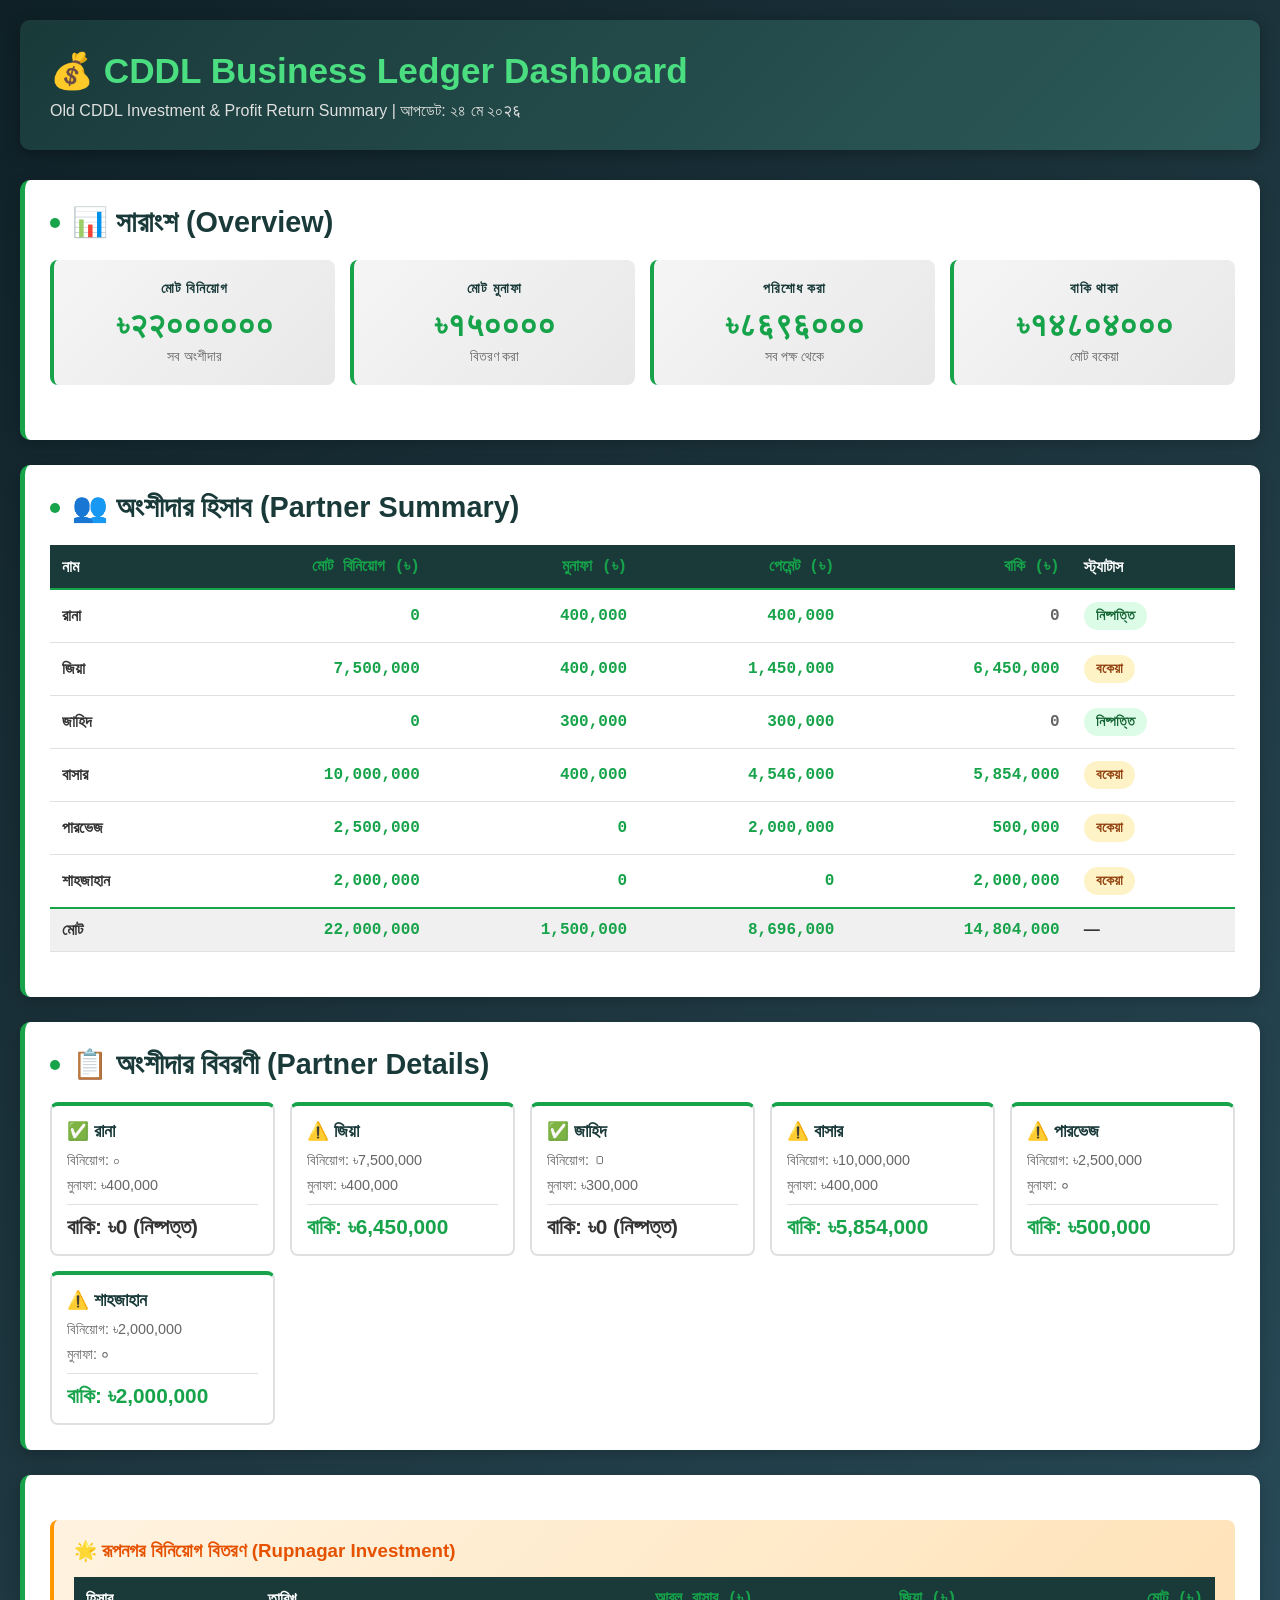
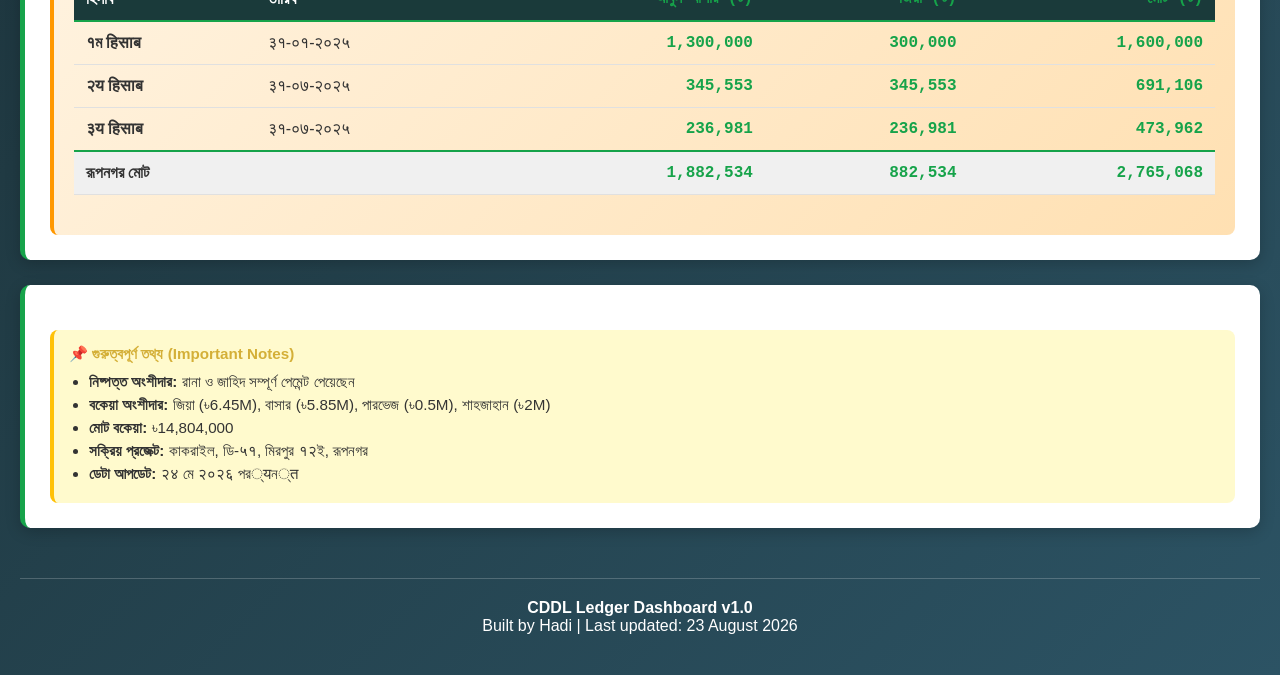
<file: cddl-ledger-dashboard.html>
<!DOCTYPE html>
<html lang="bn">
<head>
    <meta charset="UTF-8">
    <meta name="viewport" content="width=device-width, initial-scale=1.0">
    <title>CDDL Business Ledger Dashboard</title>
    <style>
        * { margin: 0; padding: 0; box-sizing: border-box; }
        body { font-family: 'Segoe UI', Tahoma, Geneva, Verdana, sans-serif; background: linear-gradient(135deg, #0f2027 0%, #203a43 50%, #2c5364 100%); color: #333; min-height: 100vh; padding: 20px; }
        .container { max-width: 1400px; margin: 0 auto; }
        header { background: linear-gradient(135deg, #1a3a3a 0%, #2d5a5a 100%); color: white; padding: 30px; border-radius: 10px; margin-bottom: 30px; box-shadow: 0 4px 15px rgba(0, 0, 0, 0.3); }
        header h1 { font-size: 2.2em; margin-bottom: 10px; color: #4ade80; }
        header p { font-size: 1em; color: #e0e0e0; }
        .section { background: white; border-radius: 10px; margin-bottom: 25px; padding: 25px; box-shadow: 0 4px 15px rgba(0, 0, 0, 0.2); border-left: 5px solid #16a34a; }
        .section h2 { color: #1a3a3a; margin-bottom: 20px; font-size: 1.8em; display: flex; align-items: center; }
        .section h2::before { content: ''; display: inline-block; width: 10px; height: 10px; background: #16a34a; border-radius: 50%; margin-right: 12px; }
        .summary-grid { display: grid; grid-template-columns: repeat(auto-fit, minmax(250px, 1fr)); gap: 15px; margin-bottom: 30px; }
        .summary-card { background: linear-gradient(135deg, #f5f5f5 0%, #e8e8e8 100%); padding: 20px; border-radius: 8px; border-left: 4px solid #16a34a; text-align: center; }
        .summary-card h3 { color: #1a3a3a; font-size: 0.9em; margin-bottom: 10px; text-transform: uppercase; letter-spacing: 1px; }
        .summary-card .value { font-size: 2em; color: #16a34a; font-weight: bold; }
        .summary-card .label { color: #666; font-size: 0.85em; margin-top: 5px; }
        table { width: 100%; border-collapse: collapse; margin-bottom: 20px; }
        table thead { background: #1a3a3a; color: white; }
        table th { padding: 12px; text-align: left; font-weight: 600; border-bottom: 2px solid #16a34a; }
        table td { padding: 12px; border-bottom: 1px solid #e0e0e0; }
        table tbody tr:hover { background: #f9f9f9; }
        .amount { text-align: right; font-family: 'Courier New', monospace; font-weight: 600; color: #16a34a; }
        .total-row { background: #f0f0f0; font-weight: bold; border-top: 2px solid #16a34a; }
        .balance-positive { color: #16a34a; font-weight: bold; }
        .balance-zero { color: #666; font-weight: bold; }
        .status-badge { display: inline-block; padding: 6px 12px; border-radius: 20px; font-size: 0.85em; font-weight: bold; }
        .status-settled { background: #dcfce7; color: #166534; }
        .status-pending { background: #fef3c7; color: #92400e; }
        .partner-card { background: white; padding: 15px; border-radius: 8px; border: 2px solid #e0e0e0; border-top: 4px solid #16a34a; }
        .partner-name { font-weight: bold; color: #1a3a3a; margin-bottom: 10px; font-size: 1.1em; }
        .partner-info { font-size: 0.9em; color: #666; margin-bottom: 8px; }
        .partner-balance { font-size: 1.3em; font-weight: bold; margin-top: 10px; padding-top: 10px; border-top: 1px solid #e0e0e0; }
        .partner-cards { display: grid; grid-template-columns: repeat(auto-fit, minmax(200px, 1fr)); gap: 15px; margin-top: 20px; }
        .rupnagar-section { background: linear-gradient(135deg, #fff3e0 0%, #ffe0b2 100%); padding: 20px; border-radius: 8px; margin-top: 20px; border-left: 4px solid #ff9800; }
        .rupnagar-section h3 { color: #e65100; margin-bottom: 15px; }
        .notes { background: #fffacd; padding: 15px; border-radius: 8px; border-left: 4px solid #ffc107; margin-top: 20px; font-size: 0.95em; color: #333; }
        .notes h4 { color: #d4af37; margin-bottom: 10px; }
        .notes li { margin-left: 20px; margin-bottom: 5px; }
footer { text-align: center; color: white; padding: 20px; margin-top: 50px; border-top: 1px solid rgba(255,255,255,0.2); }
        @media (max-width: 768px) { header h1 { font-size: 1.8em; } table { font-size: 0.9em; } .summary-grid { grid-template-columns: 1fr; } }
    </style>
</head>
<body>
    <div class="container">
        <header>
            <h1>💰 CDDL Business Ledger Dashboard</h1>
            <p>Old CDDL Investment & Profit Return Summary | আপডেট: ২৪ মে ২০२६</p>
        </header>

        <section class="section">
            <h2>📊 সারাংশ (Overview)</h2>
            <div class="summary-grid">
                <div class="summary-card">
                    <h3>মোট বিনিয়োগ</h3>
                    <div class="value">৳२२००००००</div>
                    <div class="label">সব অংশীদার</div>
                </div>
                <div class="summary-card">
                    <h3>মোট মুনাফা</h3>
                    <div class="value">৳१५००००</div>
                    <div class="label">বিতরণ করা</div>
                </div>
                <div class="summary-card">
                    <h3>পরিশোধ করা</h3>
                    <div class="value">৳८६९६०००</div>
                    <div class="label">সব পক্ষ থেকে</div>
                </div>
                <div class="summary-card">
                    <h3>বাকি থাকা</h3>
                    <div class="value">৳१४८०४०००</div>
                    <div class="label">মোট বকেয়া</div>
                </div>
            </div>
        </section>

        <section class="section">
            <h2>👥 অংশীদার হিসাব (Partner Summary)</h2>
            <table>
                <thead>
                    <tr>
                        <th>নাম</th>
                        <th class="amount">মোট বিনিয়োগ (৳)</th>
                        <th class="amount">মুনাফা (৳)</th>
                        <th class="amount">পেমেন্ট (৳)</th>
                        <th class="amount">বাকি (৳)</th>
                        <th>স্ট্যাটাস</th>
                    </tr>
                </thead>
                <tbody>
                    <tr>
                        <td><strong>রানা</strong></td>
                        <td class="amount">0</td>
                        <td class="amount">400,000</td>
                        <td class="amount">400,000</td>
                        <td class="amount balance-zero">0</td>
                        <td><span class="status-badge status-settled">নিষ্পত্তি</span></td>
                    </tr>
                    <tr>
                        <td><strong>জিয়া</strong></td>
                        <td class="amount">7,500,000</td>
                        <td class="amount">400,000</td>
                        <td class="amount">1,450,000</td>
                        <td class="amount balance-positive">6,450,000</td>
                        <td><span class="status-badge status-pending">বকেয়া</span></td>
                    </tr>
                    <tr>
                        <td><strong>জাহিদ</strong></td>
                        <td class="amount">0</td>
                        <td class="amount">300,000</td>
                        <td class="amount">300,000</td>
                        <td class="amount balance-zero">0</td>
                        <td><span class="status-badge status-settled">নিষ্পত্তি</span></td>
                    </tr>
                    <tr>
                        <td><strong>বাসার</strong></td>
                        <td class="amount">10,000,000</td>
                        <td class="amount">400,000</td>
                        <td class="amount">4,546,000</td>
                        <td class="amount balance-positive">5,854,000</td>
                        <td><span class="status-badge status-pending">বকেয়া</span></td>
                    </tr>
                    <tr>
                        <td><strong>পারভেজ</strong></td>
                        <td class="amount">2,500,000</td>
                        <td class="amount">0</td>
                        <td class="amount">2,000,000</td>
<td class="amount balance-positive">500,000</td>
                        <td><span class="status-badge status-pending">বকেয়া</span></td>
                    </tr>
                    <tr>
                        <td><strong>শাহজাহান</strong></td>
                        <td class="amount">2,000,000</td>
                        <td class="amount">0</td>
                        <td class="amount">0</td>
                        <td class="amount balance-positive">2,000,000</td>
                        <td><span class="status-badge status-pending">বকেয়া</span></td>
                    </tr>
                    <tr class="total-row">
                        <td><strong>মোট</strong></td>
                        <td class="amount">22,000,000</td>
                        <td class="amount">1,500,000</td>
                        <td class="amount">8,696,000</td>
                        <td class="amount balance-positive">14,804,000</td>
                        <td>—</td>
                    </tr>
                </tbody>
            </table>
        </section>

        <section class="section">
            <h2>📋 অংশীদার বিবরণী (Partner Details)</h2>
            <div class="partner-cards">
                <div class="partner-card">
                    <div class="partner-name">✅ রানা</div>
                    <div class="partner-info">বিনিয়োগ: ০</div>
                    <div class="partner-info">মুনাফা: ৳400,000</div>
                    <div class="partner-balance">বাকি: ৳0 (নিষ্পত্ত)</div>
                </div>

                <div class="partner-card">
                    <div class="partner-name">⚠️ জিয়া</div>
                    <div class="partner-info">বিনিয়োগ: ৳7,500,000</div>
                    <div class="partner-info">মুনাফা: ৳400,000</div>
                    <div class="partner-balance balance-positive">বাকি: ৳6,450,000</div>
                </div>

                <div class="partner-card">
                    <div class="partner-name">✅ জাহিদ</div>
                    <div class="partner-info">বিনিয়োগ: ០</div>
                    <div class="partner-info">মুনাফা: ৳300,000</div>
                    <div class="partner-balance">বাকি: ৳0 (নিষ্পত্ত)</div>
                </div>

                <div class="partner-card">
                    <div class="partner-name">⚠️ বাসার</div>
                    <div class="partner-info">বিনিয়োগ: ৳10,000,000</div>
                    <div class="partner-info">মুনাফা: ৳400,000</div>
                    <div class="partner-balance balance-positive">বাকি: ৳5,854,000</div>
                </div>

                <div class="partner-card">
                    <div class="partner-name">⚠️ পারভেজ</div>
                    <div class="partner-info">বিনিয়োগ: ৳2,500,000</div>
                    <div class="partner-info">মুনাফা: ०</div>
                    <div class="partner-balance balance-positive">বাকি: ৳500,000</div>
                </div>

                <div class="partner-card">
                    <div class="partner-name">⚠️ শাহজাহান</div>
                    <div class="partner-info">বিনিয়োগ: ৳2,000,000</div>
                    <div class="partner-info">মুনাফা: ०</div>
                    <div class="partner-balance balance-positive">বাকি: ৳2,000,000</div>
                </div>
            </div>
        </section>

        <section class="section">
            <div class="rupnagar-section">
                <h3>🌟 রূপনগর বিনিয়োগ বিতরণ (Rupnagar Investment)</h3>
                <table>
                    <thead>
                        <tr>
                            <th>হিসাব</th>
                            <th>তারিখ</th>
                            <th class="amount">আবুল বাসার (৳)</th>
                            <th class="amount">জিয়া (৳)</th>
                            <th class="amount">মোট (৳)</th>
                        </tr>
                    </thead>
                    <tbody>
                        <tr>
                            <td><strong>१ম हिसाब</strong></td>
                            <td>३१-०१-२०२५</td>
<td class="amount">1,300,000</td>
                            <td class="amount">300,000</td>
                            <td class="amount"><strong>1,600,000</strong></td>
                        </tr>
                        <tr>
                            <td><strong>२य हिसाब</strong></td>
                            <td>३१-०७-२०२५</td>
                            <td class="amount">345,553</td>
                            <td class="amount">345,553</td>
                            <td class="amount"><strong>691,106</strong></td>
                        </tr>
                        <tr>
                            <td><strong>३य हिसाब</strong></td>
                            <td>३१-०७-२०२५</td>
                            <td class="amount">236,981</td>
                            <td class="amount">236,981</td>
                            <td class="amount"><strong>473,962</strong></td>
                        </tr>
                        <tr class="total-row">
                            <td colspan="2"><strong>রূপনগর মোট</strong></td>
                            <td class="amount">1,882,534</td>
                            <td class="amount">882,534</td>
                            <td class="amount"><strong>2,765,068</strong></td>
                        </tr>
                    </tbody>
                </table>
            </div>
        </section>

        <section class="section">
            <div class="notes">
                <h4>📌 গুরুত্বপূর্ণ তথ্য (Important Notes)</h4>
                <ul>
                    <li><strong>নিষ্পত্ত অংশীদার:</strong> রানা ও জাহিদ সম্পূর্ণ পেমেন্ট পেয়েছেন</li>
                    <li><strong>বকেয়া অংশীদার:</strong> জিয়া (৳6.45M), বাসার (৳5.85M), পারভেজ (৳0.5M), শাহজাহান (৳2M)</li>
                    <li><strong>মোট বকেয়া:</strong> ৳14,804,000</li>
                    <li><strong>সক্রিয় প্রজেক্ট:</strong> কাকরাইল, ডি-५१, মিরপুর १२ই, রূপনগর</li>
                    <li><strong>ডেটা আপডেট:</strong> २४ মে २०२६ পর्यন्त</li>
                </ul>
            </div>
        </section>

        <footer>
            <p><strong>CDDL Ledger Dashboard v1.0</strong></p>
            <p>Built by Hadi | Last updated: 23 August 2026</p>
        </footer>
    </div>
</body>
</html>
</file>
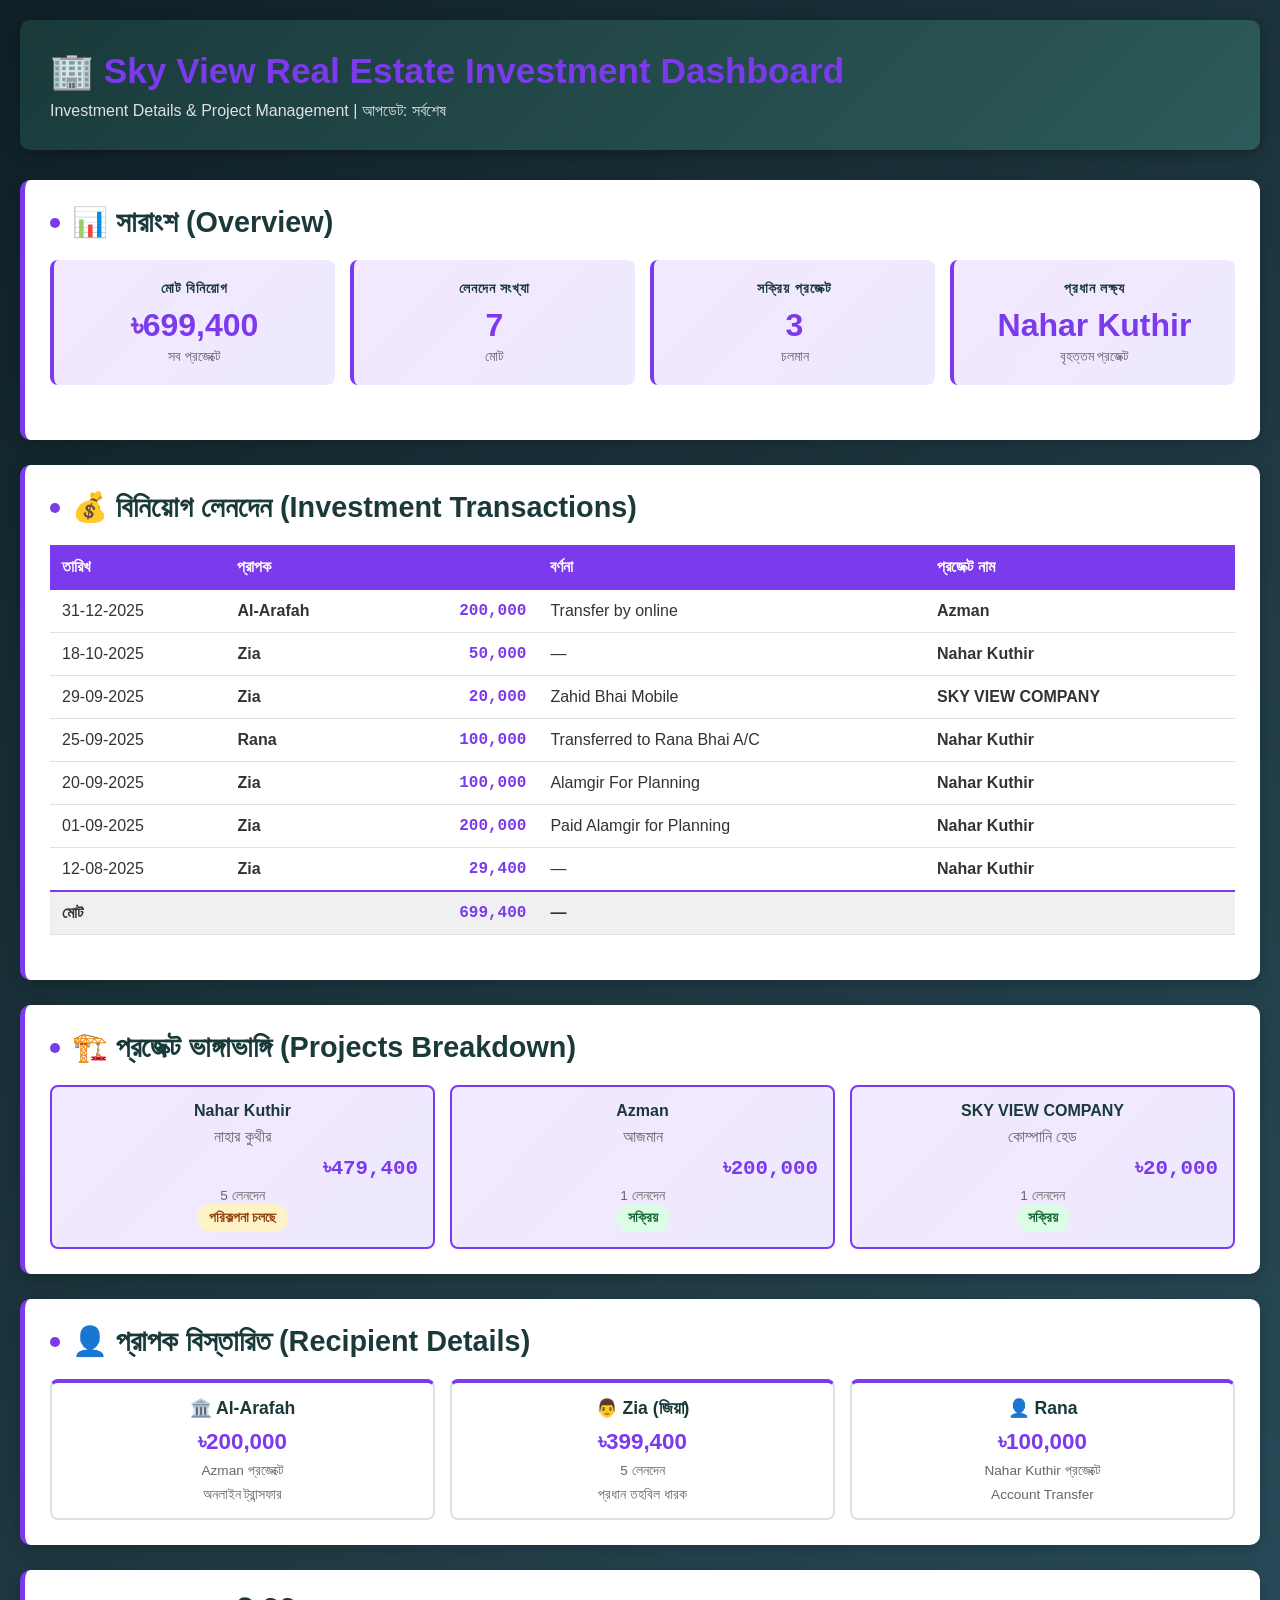
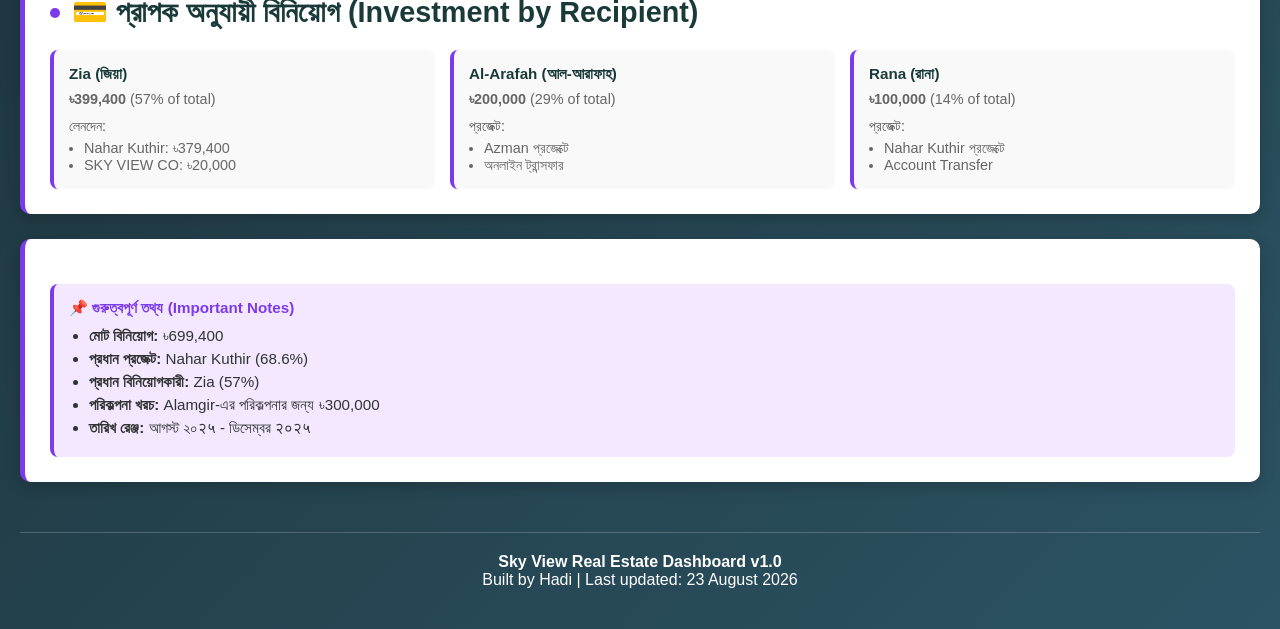
<file: sky-view-dashboard.html>
<!DOCTYPE html>
<html lang="bn">
<head>
    <meta charset="UTF-8">
    <meta name="viewport" content="width=device-width, initial-scale=1.0">
    <title>Sky View Real Estate Investment Dashboard</title>
    <style>
        * { margin: 0; padding: 0; box-sizing: border-box; }
        body { font-family: 'Segoe UI', Tahoma, Geneva, Verdana, sans-serif; background: linear-gradient(135deg, #0f2027 0%, #203a43 50%, #2c5364 100%); color: #333; min-height: 100vh; padding: 20px; }
        .container { max-width: 1400px; margin: 0 auto; }
        header { background: linear-gradient(135deg, #1a3a3a 0%, #2d5a5a 100%); color: white; padding: 30px; border-radius: 10px; margin-bottom: 30px; box-shadow: 0 4px 15px rgba(0, 0, 0, 0.3); }
        header h1 { font-size: 2.2em; margin-bottom: 10px; color: #7c3aed; }
        header p { font-size: 1em; color: #e0e0e0; }
        .section { background: white; border-radius: 10px; margin-bottom: 25px; padding: 25px; box-shadow: 0 4px 15px rgba(0, 0, 0, 0.2); border-left: 5px solid #7c3aed; }
        .section h2 { color: #1a3a3a; margin-bottom: 20px; font-size: 1.8em; display: flex; align-items: center; }
        .section h2::before { content: ''; display: inline-block; width: 10px; height: 10px; background: #7c3aed; border-radius: 50%; margin-right: 12px; }
        .summary-grid { display: grid; grid-template-columns: repeat(auto-fit, minmax(250px, 1fr)); gap: 15px; margin-bottom: 30px; }
        .summary-card { background: linear-gradient(135deg, #f3e8ff 0%, #ede9fe 100%); padding: 20px; border-radius: 8px; border-left: 4px solid #7c3aed; text-align: center; }
        .summary-card h3 { color: #1a3a3a; font-size: 0.9em; margin-bottom: 10px; text-transform: uppercase; letter-spacing: 1px; }
        .summary-card .value { font-size: 2em; color: #7c3aed; font-weight: bold; }
        .summary-card .label { color: #666; font-size: 0.85em; margin-top: 5px; }
        table { width: 100%; border-collapse: collapse; margin-bottom: 20px; }
        table thead { background: #7c3aed; color: white; }
        table th { padding: 12px; text-align: left; font-weight: 600; border-bottom: 2px solid #7c3aed; }
        table td { padding: 12px; border-bottom: 1px solid #e0e0e0; }
        table tbody tr:hover { background: #f9f9f9; }
        .amount { text-align: right; font-family: 'Courier New', monospace; font-weight: 600; color: #7c3aed; }
        .total-row { background: #f0f0f0; font-weight: bold; border-top: 2px solid #7c3aed; }
        .status-badge { display: inline-block; padding: 6px 12px; border-radius: 20px; font-size: 0.85em; font-weight: bold; }
        .status-active { background: #dcfce7; color: #166534; }
        .status-planning { background: #fef3c7; color: #92400e; }
        .project-card { background: linear-gradient(135deg, #f3e8ff 0%, #ede9fe 100%); padding: 15px; border-radius: 8px; text-align: center; border: 2px solid #7c3aed; }
        .project-card h4 { color: #1a3a3a; margin-bottom: 8px; }
        .project-card .amount { font-size: 1.3em; color: #7c3aed; }
        .projects-grid { display: grid; grid-template-columns: repeat(auto-fit, minmax(200px, 1fr)); gap: 15px; margin-top: 15px; }
        .investment-card { background: #f9f9f9; padding: 15px; border-radius: 8px; border-left: 4px solid #7c3aed; }
        .investment-card h4 { color: #1a3a3a; margin-bottom: 8px; font-size: 0.95em; }
.investment-card p { color: #666; font-size: 0.9em; margin-bottom: 5px; }
        .investment-amount { font-size: 1.4em; color: #7c3aed; font-weight: bold; margin-top: 10px; }
        .investment-grid { display: grid; grid-template-columns: repeat(auto-fit, minmax(280px, 1fr)); gap: 15px; margin-top: 20px; }
        .recipient-card { background: white; padding: 15px; border-radius: 8px; border: 2px solid #e0e0e0; border-top: 4px solid #7c3aed; text-align: center; }
        .recipient-name { font-weight: bold; color: #1a3a3a; margin-bottom: 10px; font-size: 1.1em; }
        .recipient-amount { font-size: 1.4em; color: #7c3aed; font-weight: bold; }
        .recipient-label { font-size: 0.85em; color: #666; margin-top: 8px; }
        .recipient-cards { display: grid; grid-template-columns: repeat(auto-fit, minmax(200px, 1fr)); gap: 15px; margin-top: 20px; }
        .notes { background: #f3e8ff; padding: 15px; border-radius: 8px; border-left: 4px solid #7c3aed; margin-top: 20px; font-size: 0.95em; color: #333; }
        .notes h4 { color: #7c3aed; margin-bottom: 10px; }
        .notes li { margin-left: 20px; margin-bottom: 5px; }
        footer { text-align: center; color: white; padding: 20px; margin-top: 50px; border-top: 1px solid rgba(255,255,255,0.2); }
        @media (max-width: 768px) { header h1 { font-size: 1.8em; } .summary-grid { grid-template-columns: 1fr; } }
    </style>
</head>
<body>
    <div class="container">
        <header>
            <h1>🏢 Sky View Real Estate Investment Dashboard</h1>
            <p>Investment Details & Project Management | আপডেট: সর্বশেষ</p>
        </header>

        <section class="section">
            <h2>📊 সারাংশ (Overview)</h2>
            <div class="summary-grid">
                <div class="summary-card">
                    <h3>মোট বিনিয়োগ</h3>
                    <div class="value">৳699,400</div>
                    <div class="label">সব প্রজেক্টে</div>
                </div>
                <div class="summary-card">
                    <h3>লেনদেন সংখ্যা</h3>
                    <div class="value">7</div>
                    <div class="label">মোট</div>
                </div>
                <div class="summary-card">
                    <h3>সক্রিয় প্রজেক্ট</h3>
                    <div class="value">3</div>
                    <div class="label">চলমান</div>
                </div>
                <div class="summary-card">
                    <h3>প্রধান লক্ষ্য</h3>
                    <div class="value">Nahar Kuthir</div>
                    <div class="label">বৃহত্তম প্রজেক্ট</div>
                </div>
            </div>
        </section>

        <section class="section">
            <h2>💰 বিনিয়োগ লেনদেন (Investment Transactions)</h2>
            <table>
                <thead>
                    <tr>
                        <th>তারিখ</th>
                        <th>প্রাপক</th>
                        <th class="amount">পরিমাণ (৳)</th>
                        <th>বর্ণনা</th>
                        <th>প্রজেক্ট নাম</th>
                    </tr>
                </thead>
                <tbody>
                    <tr>
                        <td>31-12-2025</td>
                        <td><strong>Al-Arafah</strong></td>
                        <td class="amount">200,000</td>
                        <td>Transfer by online</td>
                        <td><strong>Azman</strong></td>
                    </tr>
                    <tr>
                        <td>18-10-2025</td>
                        <td><strong>Zia</strong></td>
                        <td class="amount">50,000</td>
                        <td>—</td>
                        <td><strong>Nahar Kuthir</strong></td>
                    </tr>
                    <tr>
                        <td>29-09-2025</td>
                        <td><strong>Zia</strong></td>
                        <td class="amount">20,000</td>
                        <td>Zahid Bhai Mobile</td>
                        <td><strong>SKY VIEW COMPANY</strong></td>
                    </tr>
<tr>
                        <td>25-09-2025</td>
                        <td><strong>Rana</strong></td>
                        <td class="amount">100,000</td>
                        <td>Transferred to Rana Bhai A/C</td>
                        <td><strong>Nahar Kuthir</strong></td>
                    </tr>
                    <tr>
                        <td>20-09-2025</td>
                        <td><strong>Zia</strong></td>
                        <td class="amount">100,000</td>
                        <td>Alamgir For Planning</td>
                        <td><strong>Nahar Kuthir</strong></td>
                    </tr>
                    <tr>
                        <td>01-09-2025</td>
                        <td><strong>Zia</strong></td>
                        <td class="amount">200,000</td>
                        <td>Paid Alamgir for Planning</td>
                        <td><strong>Nahar Kuthir</strong></td>
                    </tr>
                    <tr>
                        <td>12-08-2025</td>
                        <td><strong>Zia</strong></td>
                        <td class="amount">29,400</td>
                        <td>—</td>
                        <td><strong>Nahar Kuthir</strong></td>
                    </tr>
                    <tr class="total-row">
                        <td colspan="2"><strong>মোট</strong></td>
                        <td class="amount"><strong>699,400</strong></td>
                        <td colspan="2">—</td>
                    </tr>
                </tbody>
            </table>
        </section>

        <section class="section">
            <h2>🏗️ প্রজেক্ট ভাঙ্গাভাঙ্গি (Projects Breakdown)</h2>
            <div class="projects-grid">
                <div class="project-card">
                    <h4>Nahar Kuthir</h4>
                    <p style="color: #666; margin-bottom: 10px;">নাহার কুথীর</p>
                    <div class="amount">৳479,400</div>
                    <p style="color: #666; font-size: 0.85em; margin-top: 8px;">5 লেনদেন</p>
                    <span class="status-badge status-planning">পরিকল্পনা চলছে</span>
                </div>

                <div class="project-card">
                    <h4>Azman</h4>
                    <p style="color: #666; margin-bottom: 10px;">আজমান</p>
                    <div class="amount">৳200,000</div>
                    <p style="color: #666; font-size: 0.85em; margin-top: 8px;">1 লেনদেন</p>
                    <span class="status-badge status-active">সক্রিয়</span>
                </div>

                <div class="project-card">
                    <h4>SKY VIEW COMPANY</h4>
                    <p style="color: #666; margin-bottom: 10px;">কোম্পানি হেড</p>
                    <div class="amount">৳20,000</div>
                    <p style="color: #666; font-size: 0.85em; margin-top: 8px;">1 লেনদেন</p>
                    <span class="status-badge status-active">সক্রিয়</span>
                </div>
            </div>
        </section>

        <section class="section">
            <h2>👤 প্রাপক বিস্তারিত (Recipient Details)</h2>
            <div class="recipient-cards">
                <div class="recipient-card">
                    <div class="recipient-name">🏛️ Al-Arafah</div>
                    <div class="recipient-amount">৳200,000</div>
                    <div class="recipient-label">Azman প্রজেক্টে</div>
                    <div class="recipient-label" style="margin-top: 8px;">অনলাইন ট্রান্সফার</div>
                </div>

                <div class="recipient-card">
                    <div class="recipient-name">👨 Zia (জিয়া)</div>
                    <div class="recipient-amount">৳399,400</div>
                    <div class="recipient-label">5 লেনদেন</div>
                    <div class="recipient-label" style="margin-top: 8px;">প্রধান তহবিল ধারক</div>
                </div>

                <div class="recipient-card">
                    <div class="recipient-name">👤 Rana</div>
                    <div class="recipient-amount">৳100,000</div>
<div class="recipient-label">Nahar Kuthir প্রজেক্টে</div>
                    <div class="recipient-label" style="margin-top: 8px;">Account Transfer</div>
                </div>
            </div>
        </section>

        <section class="section">
            <h2>💳 প্রাপক অনুযায়ী বিনিয়োগ (Investment by Recipient)</h2>
            <div class="investment-grid">
                <div class="investment-card">
                    <h4>Zia (জিয়া)</h4>
                    <p><strong>৳399,400</strong> (57% of total)</p>
                    <p style="margin-top: 10px; color: #555;">লেনদেন:</p>
                    <ul style="margin-left: 15px; color: #666; font-size: 0.9em;">
                        <li>Nahar Kuthir: ৳379,400</li>
                        <li>SKY VIEW CO: ৳20,000</li>
                    </ul>
                </div>

                <div class="investment-card">
                    <h4>Al-Arafah (আল-আরাফাহ)</h4>
                    <p><strong>৳200,000</strong> (29% of total)</p>
                    <p style="margin-top: 10px; color: #555;">প্রজেক্ট:</p>
                    <ul style="margin-left: 15px; color: #666; font-size: 0.9em;">
                        <li>Azman প্রজেক্টে</li>
                        <li>অনলাইন ট্রান্সফার</li>
                    </ul>
                </div>

                <div class="investment-card">
                    <h4>Rana (রানা)</h4>
                    <p><strong>৳100,000</strong> (14% of total)</p>
                    <p style="margin-top: 10px; color: #555;">প্রজেক্ট:</p>
                    <ul style="margin-left: 15px; color: #666; font-size: 0.9em;">
                        <li>Nahar Kuthir প্রজেক্টে</li>
                        <li>Account Transfer</li>
                    </ul>
                </div>
            </div>
        </section>

        <section class="section">
            <div class="notes">
                <h4>📌 গুরুত্বপূর্ণ তথ্য (Important Notes)</h4>
                <ul>
                    <li><strong>মোট বিনিয়োগ:</strong> ৳699,400</li>
                    <li><strong>প্রধান প্রজেক্ট:</strong> Nahar Kuthir (68.6%)</li>
                    <li><strong>প্রধান বিনিয়োগকারী:</strong> Zia (57%)</li>
                    <li><strong>পরিকল্পনা খরচ:</strong> Alamgir-এর পরিকল্পনার জন্য ৳300,000</li>
                    <li><strong>তারিখ রেঞ্জ:</strong> আগস্ট ২০२५ - ডিসেম্বর २०२५</li>
                </ul>
            </div>
        </section>

        <footer>
            <p><strong>Sky View Real Estate Dashboard v1.0</strong></p>
            <p>Built by Hadi | Last updated: 23 August 2026</p>
        </footer>
    </div>
</body>
</html>
</file>
